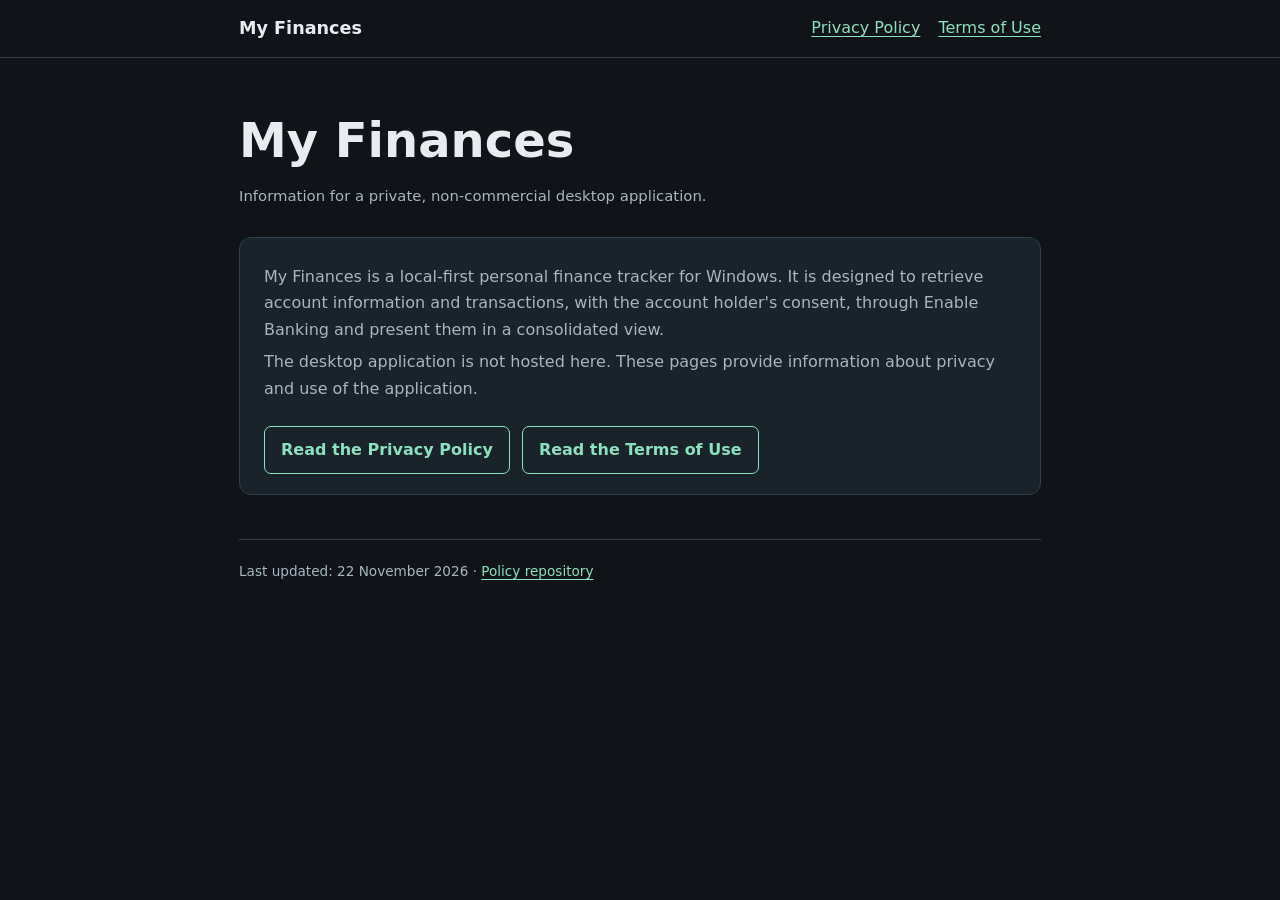
<file: index.html>
<!doctype html>
<html lang="en">
<head><meta charset="utf-8"><meta name="viewport" content="width=device-width, initial-scale=1"><meta name="description" content="My Finances privacy policy and terms of use."><title>My Finances — Information</title><link rel="stylesheet" href="style.css"></head>
<body>
<header><div class="wrap"><a class="brand" href="index.html">My Finances</a><nav aria-label="Main navigation"><a href="privacy.html">Privacy Policy</a><a href="terms.html">Terms of Use</a></nav></div></header>
<main class="wrap"><h1>My Finances</h1><p class="meta">Information for a private, non-commercial desktop application.</p>
<section class="panel"><p>My Finances is a local-first personal finance tracker for Windows. It is designed to retrieve account information and transactions, with the account holder's consent, through Enable Banking and present them in a consolidated view.</p><p>The desktop application is not hosted here. These pages provide information about privacy and use of the application.</p>
<div class="links"><a class="button" href="privacy.html">Read the Privacy Policy</a><a class="button" href="terms.html">Read the Terms of Use</a></div></section>
<footer>Last updated: 22 November 2026 · <a href="https://github.com/QauntumTuneller/My-Finances-Policies">Policy repository</a></footer></main></body></html>
</file>
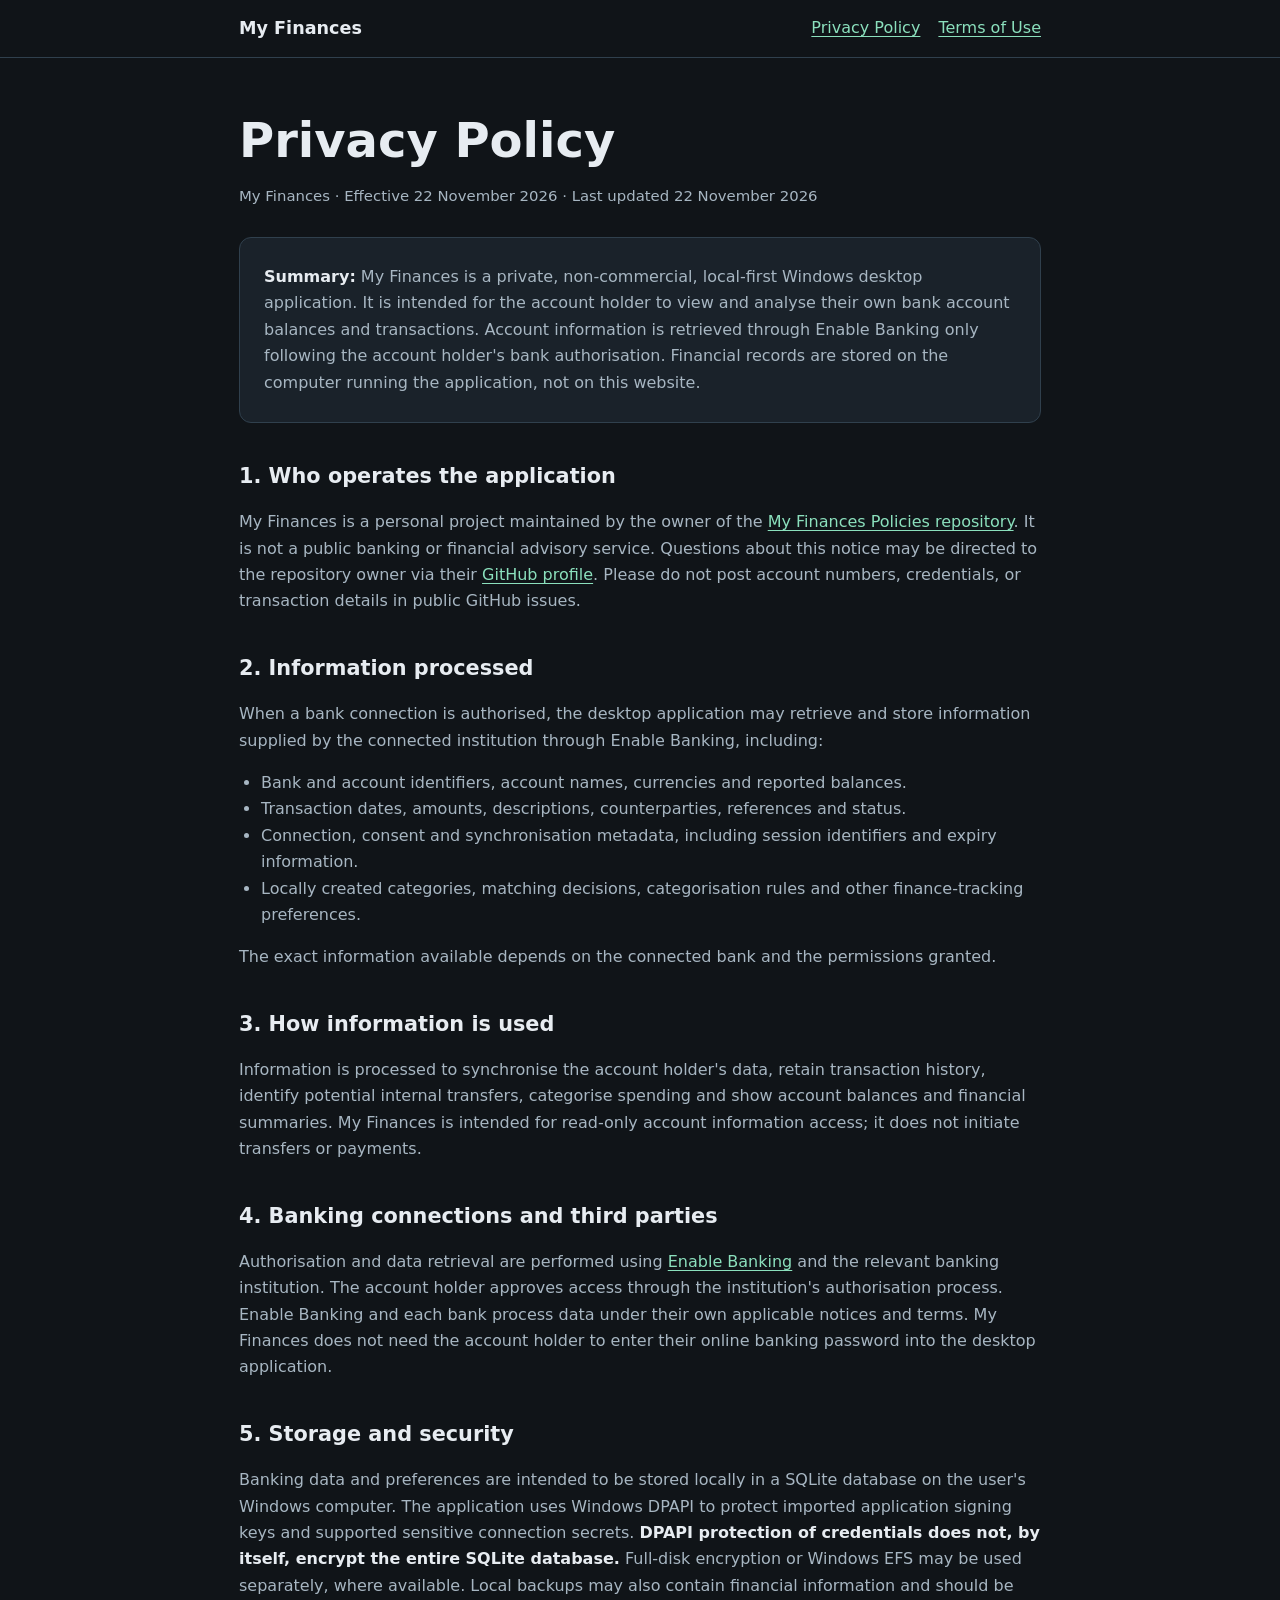
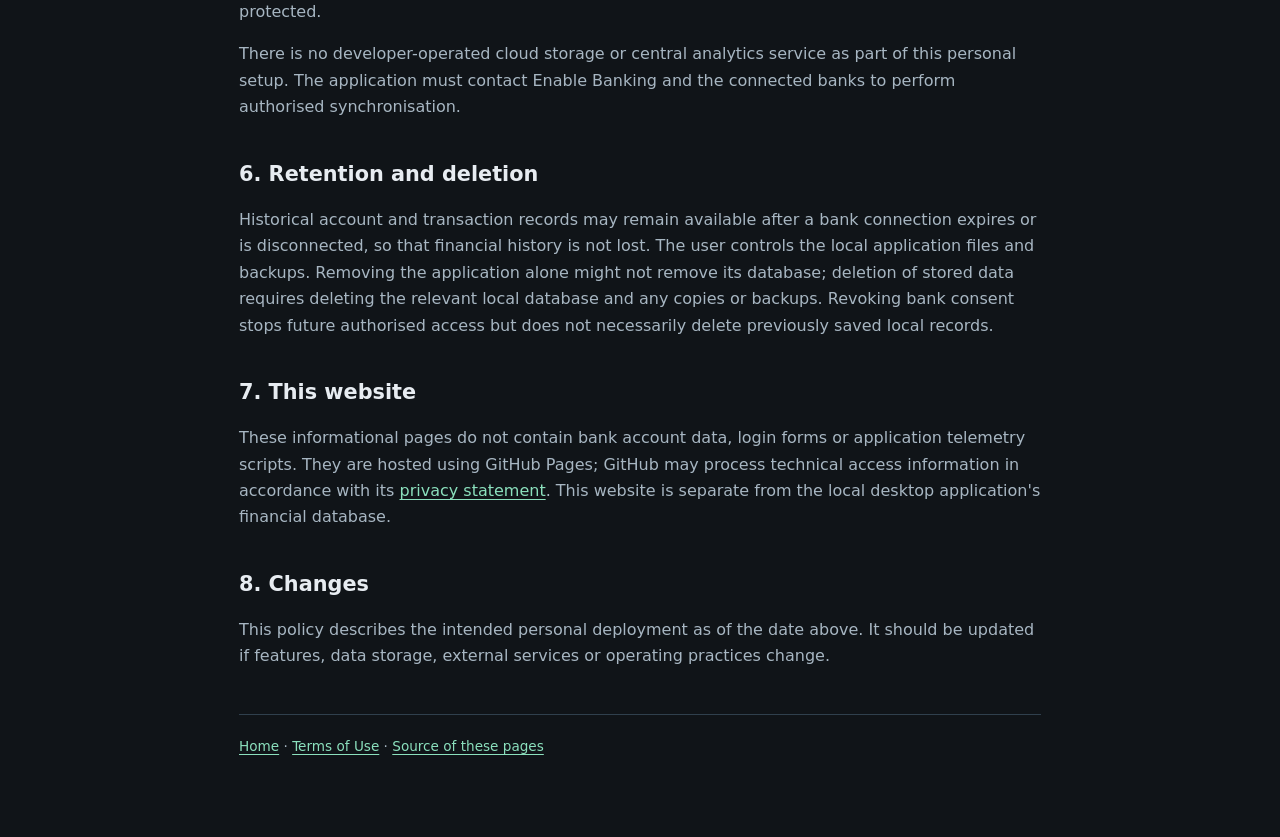
<file: privacy.html>
<!doctype html>
<html lang="en">
<head><meta charset="utf-8"><meta name="viewport" content="width=device-width, initial-scale=1"><meta name="description" content="Privacy policy for the My Finances personal desktop application."><title>Privacy Policy — My Finances</title><link rel="stylesheet" href="style.css"></head>
<body>
<header><div class="wrap"><a class="brand" href="index.html">My Finances</a><nav aria-label="Main navigation"><a href="privacy.html" aria-current="page">Privacy Policy</a><a href="terms.html">Terms of Use</a></nav></div></header>
<main class="wrap">
<h1>Privacy Policy</h1><p class="meta">My Finances · Effective 22 November 2026 · Last updated 22 November 2026</p>
<section class="panel"><p><strong>Summary:</strong> My Finances is a private, non-commercial, local-first Windows desktop application. It is intended for the account holder to view and analyse their own bank account balances and transactions. Account information is retrieved through Enable Banking only following the account holder's bank authorisation. Financial records are stored on the computer running the application, not on this website.</p></section>
<h2>1. Who operates the application</h2>
<p>My Finances is a personal project maintained by the owner of the <a href="https://github.com/QauntumTuneller/My-Finances-Policies">My Finances Policies repository</a>. It is not a public banking or financial advisory service. Questions about this notice may be directed to the repository owner via their <a href="https://github.com/QauntumTuneller">GitHub profile</a>. Please do not post account numbers, credentials, or transaction details in public GitHub issues.</p>
<h2>2. Information processed</h2>
<p>When a bank connection is authorised, the desktop application may retrieve and store information supplied by the connected institution through Enable Banking, including:</p>
<ul><li>Bank and account identifiers, account names, currencies and reported balances.</li><li>Transaction dates, amounts, descriptions, counterparties, references and status.</li><li>Connection, consent and synchronisation metadata, including session identifiers and expiry information.</li><li>Locally created categories, matching decisions, categorisation rules and other finance-tracking preferences.</li></ul>
<p>The exact information available depends on the connected bank and the permissions granted.</p>
<h2>3. How information is used</h2>
<p>Information is processed to synchronise the account holder's data, retain transaction history, identify potential internal transfers, categorise spending and show account balances and financial summaries. My Finances is intended for read-only account information access; it does not initiate transfers or payments.</p>
<h2>4. Banking connections and third parties</h2>
<p>Authorisation and data retrieval are performed using <a href="https://enablebanking.com/">Enable Banking</a> and the relevant banking institution. The account holder approves access through the institution's authorisation process. Enable Banking and each bank process data under their own applicable notices and terms. My Finances does not need the account holder to enter their online banking password into the desktop application.</p>
<h2>5. Storage and security</h2>
<p>Banking data and preferences are intended to be stored locally in a SQLite database on the user's Windows computer. The application uses Windows DPAPI to protect imported application signing keys and supported sensitive connection secrets. <strong>DPAPI protection of credentials does not, by itself, encrypt the entire SQLite database.</strong> Full-disk encryption or Windows EFS may be used separately, where available. Local backups may also contain financial information and should be protected.</p>
<p>There is no developer-operated cloud storage or central analytics service as part of this personal setup. The application must contact Enable Banking and the connected banks to perform authorised synchronisation.</p>
<h2>6. Retention and deletion</h2>
<p>Historical account and transaction records may remain available after a bank connection expires or is disconnected, so that financial history is not lost. The user controls the local application files and backups. Removing the application alone might not remove its database; deletion of stored data requires deleting the relevant local database and any copies or backups. Revoking bank consent stops future authorised access but does not necessarily delete previously saved local records.</p>
<h2>7. This website</h2>
<p>These informational pages do not contain bank account data, login forms or application telemetry scripts. They are hosted using GitHub Pages; GitHub may process technical access information in accordance with its <a href="https://docs.github.com/en/site-policy/privacy-policies/github-general-privacy-statement">privacy statement</a>. This website is separate from the local desktop application's financial database.</p>
<h2>8. Changes</h2>
<p>This policy describes the intended personal deployment as of the date above. It should be updated if features, data storage, external services or operating practices change.</p>
<footer><a href="index.html">Home</a> · <a href="terms.html">Terms of Use</a> · <a href="https://github.com/QauntumTuneller/My-Finances-Policies">Source of these pages</a></footer>
</main></body></html>
</file>
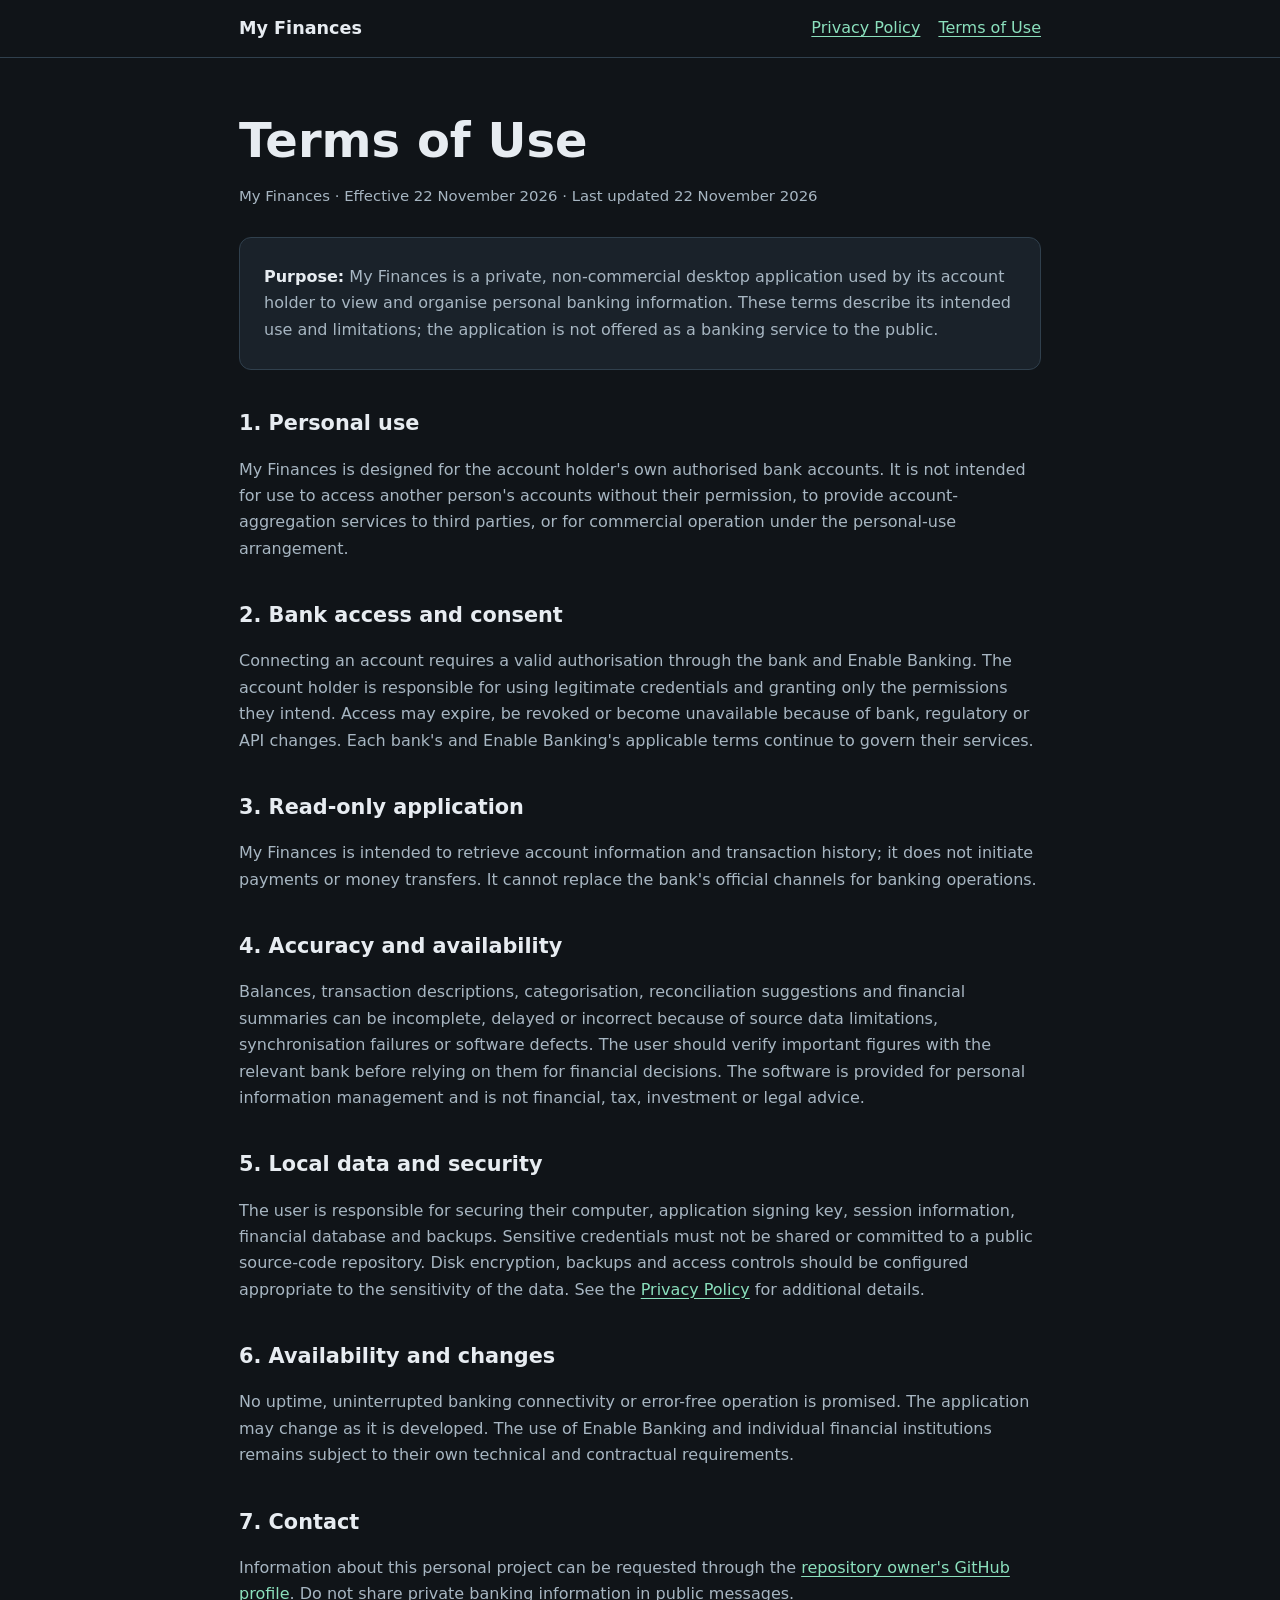
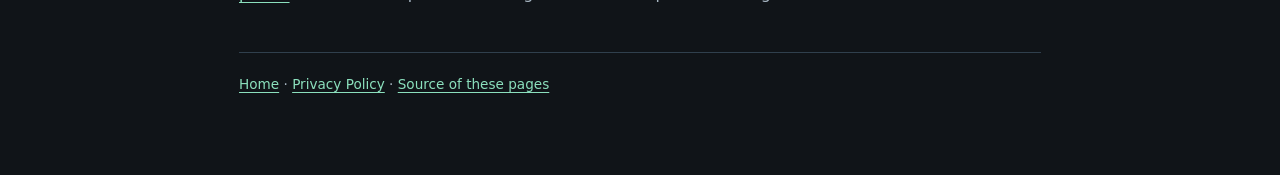
<file: terms.html>
<!doctype html>
<html lang="en">
<head><meta charset="utf-8"><meta name="viewport" content="width=device-width, initial-scale=1"><meta name="description" content="Terms of use for the My Finances personal desktop application."><title>Terms of Use — My Finances</title><link rel="stylesheet" href="style.css"></head>
<body>
<header><div class="wrap"><a class="brand" href="index.html">My Finances</a><nav aria-label="Main navigation"><a href="privacy.html">Privacy Policy</a><a href="terms.html" aria-current="page">Terms of Use</a></nav></div></header>
<main class="wrap">
<h1>Terms of Use</h1><p class="meta">My Finances · Effective 22 November 2026 · Last updated 22 November 2026</p>
<section class="panel"><p><strong>Purpose:</strong> My Finances is a private, non-commercial desktop application used by its account holder to view and organise personal banking information. These terms describe its intended use and limitations; the application is not offered as a banking service to the public.</p></section>
<h2>1. Personal use</h2>
<p>My Finances is designed for the account holder's own authorised bank accounts. It is not intended for use to access another person's accounts without their permission, to provide account-aggregation services to third parties, or for commercial operation under the personal-use arrangement.</p>
<h2>2. Bank access and consent</h2>
<p>Connecting an account requires a valid authorisation through the bank and Enable Banking. The account holder is responsible for using legitimate credentials and granting only the permissions they intend. Access may expire, be revoked or become unavailable because of bank, regulatory or API changes. Each bank's and Enable Banking's applicable terms continue to govern their services.</p>
<h2>3. Read-only application</h2>
<p>My Finances is intended to retrieve account information and transaction history; it does not initiate payments or money transfers. It cannot replace the bank's official channels for banking operations.</p>
<h2>4. Accuracy and availability</h2>
<p>Balances, transaction descriptions, categorisation, reconciliation suggestions and financial summaries can be incomplete, delayed or incorrect because of source data limitations, synchronisation failures or software defects. The user should verify important figures with the relevant bank before relying on them for financial decisions. The software is provided for personal information management and is not financial, tax, investment or legal advice.</p>
<h2>5. Local data and security</h2>
<p>The user is responsible for securing their computer, application signing key, session information, financial database and backups. Sensitive credentials must not be shared or committed to a public source-code repository. Disk encryption, backups and access controls should be configured appropriate to the sensitivity of the data. See the <a href="privacy.html">Privacy Policy</a> for additional details.</p>
<h2>6. Availability and changes</h2>
<p>No uptime, uninterrupted banking connectivity or error-free operation is promised. The application may change as it is developed. The use of Enable Banking and individual financial institutions remains subject to their own technical and contractual requirements.</p>
<h2>7. Contact</h2>
<p>Information about this personal project can be requested through the <a href="https://github.com/QauntumTuneller">repository owner's GitHub profile</a>. Do not share private banking information in public messages.</p>
<footer><a href="index.html">Home</a> · <a href="privacy.html">Privacy Policy</a> · <a href="https://github.com/QauntumTuneller/My-Finances-Policies">Source of these pages</a></footer>
</main></body></html>
</file>
<file: style.css>
:root{color-scheme:dark;--bg:#101418;--panel:#1a222a;--text:#e7ecf1;--muted:#a7b6c2;--line:#30404d;--accent:#8be0bd}*{box-sizing:border-box}html{font-family:system-ui,-apple-system,BlinkMacSystemFont,"Segoe UI",sans-serif;line-height:1.65}body{background:var(--bg);color:var(--text);margin:0}a{color:var(--accent);text-underline-offset:3px}a:hover{opacity:.83}.wrap{max-width:850px;margin:auto;padding:24px 24px 80px}header{border-bottom:1px solid var(--line);padding:14px 0}header .wrap{padding-top:0;padding-bottom:0;display:flex;justify-content:space-between;align-items:center;gap:20px;flex-wrap:wrap}.brand{font-weight:700;font-size:1.1rem;text-decoration:none;color:var(--text)}nav{display:flex;gap:18px;flex-wrap:wrap}h1{font-size:clamp(2rem,5vw,3rem);line-height:1.2;margin:30px 0 12px}h2{font-size:1.3rem;margin:36px 0 10px}p,li{color:var(--muted)}.meta{font-size:.93rem;color:var(--muted);margin-bottom:28px}.panel{background:var(--panel);border:1px solid var(--line);padding:20px 24px;border-radius:12px}.panel p{margin:6px 0}.links{display:flex;gap:12px;flex-wrap:wrap;margin-top:24px}.button{display:inline-block;padding:10px 16px;border:1px solid var(--accent);border-radius:7px;text-decoration:none;font-weight:600}strong{color:var(--text)}footer{border-top:1px solid var(--line);padding-top:20px;color:var(--muted);font-size:.85rem;margin-top:44px}ul{padding-left:22px}@media(max-width:500px){.wrap{padding-left:18px;padding-right:18px}header .wrap{align-items:start;flex-direction:column;gap:6px}.panel{padding:16px}}
</file>
